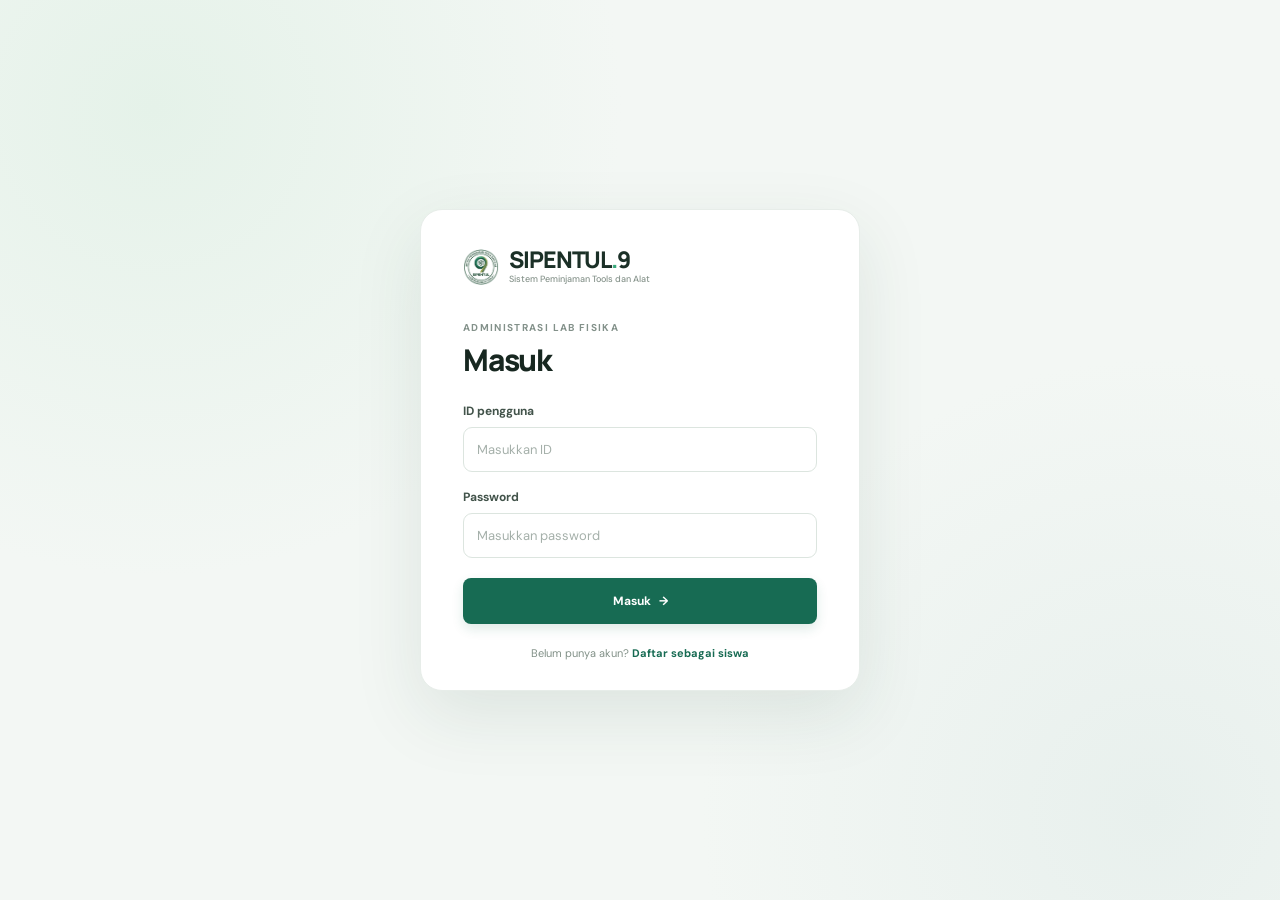
<file: index.html>
<!doctype html>
<html lang="id">
<head>
  <meta charset="UTF-8">
  <meta name="viewport" content="width=device-width, initial-scale=1">
  <meta name="theme-color" content="#f3f7f4">
  <meta name="description" content="Administrasi peminjaman alat laboratorium fisika.">
  <title>Labora — Masuk</title>
  <link rel="preconnect" href="https://fonts.googleapis.com">
  <link rel="preconnect" href="https://fonts.gstatic.com" crossorigin>
  <link href="https://fonts.googleapis.com/css2?family=DM+Sans:wght@400;500;600;700&family=Manrope:wght@500;600;700;800&display=swap" rel="stylesheet">
  <link rel="stylesheet" href="css/style.css?v=20261105f">
  <link rel="icon" href="img/logo-sipentul.png">
  <script src="js/config.js?v=20261103c" defer></script>
  <script src="js/storage.js?v=20261105a" defer></script>
  <script src="js/auth.js?v=20261105c" defer></script>
</head>
<body>
  <main id="auth-view" class="auth-stage">
    <section id="auth-card" class="auth-card" aria-labelledby="auth-title">
      <a class="brand auth-brand" href="index.html" aria-label="Labora">
        <img src="img/logo-sipentul.png" alt="logo-sipentul">
        <span class="brand-copy"><span class="brand-copy-name">SIPENTUL<span class="brand-dot">.</span>9</span><small>Sistem Peminjaman Tools dan Alat</small></span>
      </a>
      <div id="login-panel">
        <div class="auth-heading">
          <span class="eyebrow">ADMINISTRASI LAB FISIKA</span>
          <h1 id="auth-title" tabindex="-1">Masuk</h1>
        </div>
        <form id="login-form" class="auth-form">
          <div class="field">
            <label for="login-id">ID pengguna</label>
            <input id="login-id" name="username" autocomplete="username" placeholder="Masukkan ID" required>
          </div>
          <div class="field">
            <label for="login-password">Password</label>
            <input id="login-password" name="password" type="password" autocomplete="current-password" placeholder="Masukkan password" required>
          </div>
          <p id="login-error" class="form-error" role="alert" hidden></p>
          <button class="button button-primary button-wide" type="submit">Masuk <span aria-hidden="true">→</span></button>
        </form>
        <p class="auth-switch">Belum punya akun? <button type="button" class="text-button" data-auth-view="register">Daftar sebagai siswa</button></p>
      </div>

      <div id="register-panel" hidden>
        <div class="auth-heading">
          <span class="eyebrow">AKUN SISWA</span>
          <h1 id="register-title" tabindex="-1">Buat akun</h1>
        </div>
        <form id="register-form" class="auth-form">
          <div class="field">
            <label for="register-name">Nama lengkap</label>
            <input id="register-name" name="name" autocomplete="name" placeholder="Nama sesuai identitas" required maxlength="80">
          </div>
          <div class="field">
            <label for="register-id">ID siswa</label>
            <input id="register-id" name="username" autocomplete="username" placeholder="NIS atau NISN" required minlength="3" maxlength="32">
          </div>
          <div class="field">
            <label for="register-class">Kelas</label>
            <input id="register-class" name="className" placeholder="Contoh: XII IPA 1" maxlength="40">
          </div>
          <div class="field">
            <label for="register-password">Password</label>
            <input id="register-password" name="password" type="password" autocomplete="new-password" placeholder="Minimal 6 karakter" required minlength="6">
          </div>
          <div class="field">
            <label for="register-confirm">Ulangi password</label>
            <input id="register-confirm" name="confirmPassword" type="password" autocomplete="new-password" placeholder="Ulangi password" required minlength="6">
          </div>
          <p id="register-error" class="form-error" role="alert" hidden></p>
          <button class="button button-primary button-wide" type="submit">Buat akun <span aria-hidden="true">→</span></button>
        </form>
        <p class="auth-switch">Sudah punya akun? <button type="button" class="text-button" data-auth-view="login">Kembali masuk</button></p>
      </div>
    </section>
  </main>
</body>
</html>
</file>
<file: css/style.css>
:root {
  color-scheme: light;
  --ink: #172720;
  --muted: #75847d;
  --line: #e4ebe6;
  --surface: #ffffff;
  --canvas: #f4f7f5;
  --green: #176b53;
  --green-dark: #105540;
  --green-soft: #eaf4ee;
  --blue: #5086b2;
  --amber: #c28a37;
  --red: #c45b55;
  --shadow: 0 12px 36px rgba(30, 57, 44, .055);
  font-family: "DM Sans", Inter, -apple-system, BlinkMacSystemFont, "Segoe UI", sans-serif;
  color: var(--ink);
  background: var(--canvas);
  font-synthesis: none;
  text-rendering: optimizeLegibility;
}
* { box-sizing: border-box; }
html { scroll-behavior: smooth; }
body { min-width: 320px; min-height: 100vh; margin: 0; background: var(--canvas); }
button, input, select { font: inherit; }
button { cursor: pointer; }
button:disabled { cursor: not-allowed; opacity: .48; transform: none !important; }
a { color: inherit; text-decoration: none; }
[hidden] { display: none !important; }
:focus-visible { outline: 3px solid #75bc98; outline-offset: 2px; }
.brand { display: inline-flex; align-items: center; gap: 10px; font: 800 23px Manrope, sans-serif; letter-spacing: -1.1px; color: #1b3027; }
.brand-copy { display: grid; min-width: 0; gap: 3px; letter-spacing: normal; }
.brand-copy-name { display: block; font: inherit; line-height: 1; letter-spacing: -1.1px; }
.brand-copy small { display: block; color: #87948c; font: 500 9px/1.25 "DM Sans", sans-serif; letter-spacing: 0; white-space: nowrap; }
.brand img { width: 36px; height: 36px; }
.brand-mark { display: grid; width: 36px; height: 36px; flex: 0 0 auto; place-items: center; border-radius: 11px; color: #fff; background: var(--green); font: 800 19px Manrope, sans-serif; letter-spacing: -1px; }
.brand-dot { color: #37a87a; }

.sync-indicator { color: #75847d; font-size: 9px; }
.sync-indicator[data-state="online"] { color: #34845a; }
.sync-indicator[data-state="demo"] { color: #a77525; }
.sync-indicator[data-state="offline"] { color: #bb6257; }
.account-grid { display: grid; grid-template-columns: repeat(2, minmax(0, 1fr)); gap: 15px; }
.account-form { display: grid; grid-template-columns: repeat(2, minmax(0, 1fr)); gap: 13px; align-items: end; }
.account-form .form-actions { grid-column: 1 / -1; justify-content: flex-start; }
.field input[type="file"] { min-height: 40px; padding: 8px; font-size: 10px; }
.field-help { color: #96a39b; font-size: 9px; line-height: 1.45; }
.photo-field { grid-column: span 2; }
.photo-preview { display: block; width: 112px; height: 82px; border: 1px solid var(--line); border-radius: 9px; object-fit: cover; }
.equipment-photo, .photo-placeholder { display: grid; width: 48px; height: 48px; flex: 0 0 auto; place-items: center; border-radius: 10px; object-fit: cover; }
.photo-placeholder { color: var(--green); background: #eaf4ee; font-size: 20px; }
.inventory-thumb { width: 46px; height: 42px; border-radius: 7px; object-fit: cover; }
@media (max-width: 900px) {
  .account-grid { grid-template-columns: 1fr; gap: 0; }
}
@media (max-width: 440px) {
  .account-form { grid-template-columns: 1fr; }
  .account-form .form-actions, .photo-field { grid-column: 1; }
  .topbar-meta { gap: 6px; }
  .sync-indicator { font-size: 8px; }
}
.auth-stage { display: grid; min-height: 100svh; place-items: center; padding: 24px; background: radial-gradient(circle at 12% 12%, #e5f2e9 0, transparent 34%), radial-gradient(circle at 90% 90%, #e8f0ed 0, transparent 32%), #f3f7f4; }
.auth-card { width: min(100%, 440px); padding: 38px 42px 30px; border: 1px solid #e7ede9; border-radius: 22px; background: #fff; box-shadow: 0 24px 70px rgba(33, 66, 48, .1); }
.auth-card { animation: card-arrive .32s cubic-bezier(.2, .7, .2, 1) both; }
.auth-brand { margin-bottom: 36px; }
.auth-heading { margin-bottom: 25px; }
.eyebrow { display: block; color: #83918a; font-size: 10px; font-weight: 700; letter-spacing: 1.35px; }
.auth-heading h1 { margin: 9px 0 0; font: 800 30px/1.15 Manrope, sans-serif; letter-spacing: -1.2px; }
.auth-form { display: grid; gap: 17px; }
.field { display: grid; gap: 8px; }
.field label { color: #42534a; font-size: 12px; font-weight: 700; }
.field input, .field select { width: 100%; min-height: 45px; border: 1px solid #dce5df; border-radius: 9px; outline: none; padding: 11px 13px; color: var(--ink); background: #fff; font-size: 13px; transition: border .18s, box-shadow .18s; }
.field input:focus, .field select:focus, .search-box input:focus, .filter-select:focus { border-color: #55a07e; box-shadow: 0 0 0 3px #e3f1e9; }
.field input:disabled { color: #78867f; background: #f5f8f6; }
.field input::placeholder { color: #a5b0aa; }
.button { display: inline-flex; align-items: center; justify-content: center; gap: 8px; min-height: 38px; padding: 10px 14px; border: 0; border-radius: 8px; font-size: 12px; font-weight: 700; transition: transform .16s ease, background .16s ease, box-shadow .16s ease; }
.button:hover { transform: translateY(-1px); }
.button:active, .logout-button:active, .menu-toggle:active, .nav-link:active { transform: scale(.98); }
.button-primary { color: #fff; background: var(--green); box-shadow: 0 5px 12px #176b5323; }
.button-primary:hover { background: var(--green-dark); }
.button-wide { width: 100%; min-height: 46px; margin-top: 3px; }
.button-ghost { color: var(--green); background: #eef5f0; }
.button-ghost:hover { background: #e2eee6; }
.button-success { color: #27774e; background: #e7f4eb; }
.button-success:hover { background: #d9ecdf; }
.button-danger { color: #b44d49; background: #fff0ee; }
.button-danger:hover { background: #ffe4e1; }
.button-sm { min-height: 31px; padding: 7px 10px; font-size: 10px; }
.form-error { margin: -5px 0 0; color: #bd4d49; font-size: 11px; line-height: 1.5; }
.auth-switch { margin: 22px 0 0; color: #819087; text-align: center; font-size: 11px; }
.text-button { border: 0; padding: 0; color: var(--green); background: transparent; font-size: inherit; font-weight: 700; }
.text-button:hover { text-decoration: underline; }
#register-panel .auth-form { gap: 12px; }
#register-panel .auth-brand { margin-bottom: 29px; }

.app-shell { min-height: 100vh; }
.sidebar { position: fixed; z-index: 3; inset: 0 auto 0 0; display: flex; width: 248px; flex-direction: column; padding: 25px 16px 17px; border-right: 1px solid var(--line); background: #fff; }
.sidebar-brand { padding: 0 9px 43px; }
.sidebar-brand .brand-copy small { font-size: 8px; }
.side-label { padding: 0 12px 12px; color: #9aa69f; font-size: 9px; font-weight: 700; letter-spacing: 1.1px; }
.side-nav { display: grid; gap: 5px; }
.nav-link { display: flex; align-items: center; gap: 11px; min-height: 42px; padding: 10px 12px; border-radius: 9px; color: #718078; font-size: 12px; font-weight: 600; transition: color .15s, background .15s; }
.nav-link:hover { color: var(--green); background: #f6f9f7; }
.nav-link.active { color: var(--green); background: var(--green-soft); }
.nav-icon { display: grid; width: 18px; place-items: center; font-size: 16px; }
.nav-count { display: grid; min-width: 19px; height: 19px; margin-left: auto; place-items: center; border-radius: 12px; color: #986d2c; background: #fff0d9; font-size: 9px; font-weight: 800; }
.sidebar-account { display: flex; align-items: center; gap: 10px; margin-top: auto; padding: 14px 5px 0; border-top: 1px solid var(--line); }
.sidebar-account-button { width: 100%; border: 0; border-top: 1px solid var(--line); color: inherit; background: transparent; font: inherit; text-align: left; cursor: pointer; }
.sidebar-account-button:hover, .sidebar-account-button.active { border-radius: 10px; background: #f4f8f5; }
.sidebar-account-button:focus-visible { outline-offset: 4px; }
.avatar, .profile-avatar { display: grid; flex: 0 0 auto; place-items: center; border-radius: 50%; color: #176b53; background: #e8f3ed; font-weight: 800; }
.avatar { width: 34px; height: 34px; font-size: 11px; }
.sidebar-account-copy { display: grid; min-width: 0; gap: 3px; }
.sidebar-account-copy strong { overflow: hidden; color: #34443b; font-size: 10px; text-overflow: ellipsis; white-space: nowrap; }
.sidebar-account-copy span { color: #96a29b; font-size: 9px; }
.logout-button { display: inline-flex; min-width: 70px; height: 32px; align-items: center; justify-content: center; gap: 6px; margin-left: 4px; padding: 0 10px; border: 1px solid var(--line); border-radius: 8px; color: #607068; background: #fff; font-size: 10px; font-weight: 700; }
.logout-button:hover { border-color: #d4e3d9; color: var(--green); }
.loading-state { margin: 0; padding: 30px 2px; color: #75847d; font-size: 12px; }
.main-area { min-height: 100vh; margin-left: 248px; }
.topbar { position: sticky; z-index: 2; top: 0; display: flex; height: 64px; align-items: center; justify-content: space-between; padding: 0 36px; border-bottom: 1px solid #e8eeea; background: rgba(255,255,255,.94); backdrop-filter: blur(12px); }
.menu-toggle { display: none; }
.sidebar-backdrop { display: none; }
.breadcrumb { display: flex; align-items: center; gap: 11px; color: #a0aaa4; font-size: 11px; }
.breadcrumb strong { color: #44544b; font-weight: 700; }
.topbar-meta { display: flex; align-items: center; gap: 8px; color: #617068; font-size: 11px; font-weight: 600; }
.online-dot { width: 7px; height: 7px; border-radius: 50%; background: #56b181; box-shadow: 0 0 0 3px #e8f5ed; }
.page-content { width: min(100%, 1380px); margin: 0 auto; padding: 33px 36px 62px; }
.page-heading { display: flex; align-items: flex-end; justify-content: space-between; gap: 18px; margin-bottom: 24px; }
.page-heading h1 { margin: 6px 0 6px; font: 800 26px/1.2 Manrope, sans-serif; letter-spacing: -.9px; }
.page-heading p { margin: 0; color: var(--muted); font-size: 12px; line-height: 1.6; }
.date-label { padding-bottom: 4px; color: #849189; font-size: 10px; white-space: nowrap; }
.stats-grid { display: grid; grid-template-columns: repeat(4, minmax(0, 1fr)); gap: 13px; margin-bottom: 23px; }
.stat-card { min-height: 126px; padding: 16px 17px; border: 1px solid var(--line); border-radius: 12px; background: #fff; box-shadow: var(--shadow); }
.stat-card-top { display: flex; align-items: center; justify-content: space-between; gap: 8px; color: #76847c; font-size: 10px; font-weight: 600; }
.stat-icon { display: grid; width: 29px; height: 29px; flex: 0 0 auto; place-items: center; border-radius: 9px; color: #176b53; background: #eaf4ee; font-size: 15px; }
.stat-icon.blue { color: #4f82aa; background: #eaf2f9; }
.stat-icon.amber { color: #ae7a2c; background: #fff3df; }
.stat-icon.violet { color: #7864a8; background: #f0ecf8; }
.stat-value { display: block; margin-top: 12px; color: #1e3027; font: 800 26px Manrope, sans-serif; letter-spacing: -1px; }
.stat-note { display: block; margin-top: 4px; color: #a0aaa4; font-size: 9px; }
.stat-card-action { width: 100%; border: 1px solid var(--line); text-align: left; cursor: pointer; transition: transform .15s, border .15s; }
.stat-card-action:hover { transform: translateY(-2px); border-color: #b8d5c3; }
.stat-action-text { display: block; margin-top: 11px; color: #176b53; font: 700 14px Manrope, sans-serif; }

.panel { overflow: hidden; margin-bottom: 18px; border: 1px solid var(--line); border-radius: 12px; background: #fff; box-shadow: var(--shadow); }
.panel-heading { display: flex; min-height: 63px; align-items: center; justify-content: space-between; gap: 14px; padding: 14px 18px; border-bottom: 1px solid #edf1ee; }
.panel-heading h2 { margin: 0; color: #304239; font: 700 13px Manrope, sans-serif; }
.panel-heading p { margin: 4px 0 0; color: #97a39b; font-size: 10px; }
.panel-body { padding: 18px; }
.table-wrap { overflow-x: auto; }
table { width: 100%; border-collapse: collapse; text-align: left; }
th { padding: 11px 14px; color: #89968e; background: #f8faf8; font-size: 9px; font-weight: 700; letter-spacing: .35px; white-space: nowrap; }
td { padding: 12px 14px; border-top: 1px solid #eff2f0; color: #56645c; font-size: 10px; line-height: 1.55; vertical-align: middle; }
tbody tr:hover { background: #fcfdfc; }
.item-name { color: #33463b; font-weight: 700; }
.item-sub { display: block; margin-top: 3px; color: #98a49d; font-size: 9px; }
.muted { color: #9aa59f; }
.action-group { display: flex; align-items: center; gap: 5px; white-space: nowrap; }
.badge { display: inline-flex; align-items: center; padding: 5px 8px; border-radius: 20px; font-size: 9px; font-weight: 700; line-height: 1; white-space: nowrap; }
.badge-pending { color: #a47328; background: #fff2dc; }
.badge-active { color: #397ba8; background: #e8f2fa; }
.badge-rejected { color: #b7504b; background: #fff0ee; }
.badge-returned { color: #368158; background: #e9f5ed; }
.badge-neutral { color: #79867e; background: #f0f3f1; }
.table-empty { padding: 34px 16px !important; color: #516259; text-align: center; }
.table-empty strong, .table-empty span { display: block; }
.table-empty strong { font-size: 11px; }
.table-empty span { margin-top: 4px; color: #9ba69f; font-size: 10px; }
.search-box { position: relative; display: flex; width: min(230px, 42vw); align-items: center; }
.search-box > span { position: absolute; left: 10px; color: #9ba7a0; font-size: 14px; }
.search-box input { width: 100%; min-height: 34px; padding: 8px 10px 8px 29px; border: 1px solid #e0e7e2; border-radius: 8px; outline: none; color: var(--ink); font-size: 10px; }
.filter-select { min-height: 34px; padding: 7px 10px; border: 1px solid #e0e7e2; border-radius: 8px; outline: none; color: #607068; background: #fff; font-size: 10px; }
.panel-heading-categories { flex-wrap: wrap; }
.category-filter-group { display: flex; min-width: 0; max-width: 100%; flex: 1 1 100%; align-items: center; gap: 10px; }
.category-filter-label { flex: 0 0 auto; color: #7d8b83; font-size: 10px; font-weight: 700; }
.category-filter-options { display: flex; min-width: 0; flex-wrap: wrap; gap: 5px; }
.category-filter-button { min-height: 29px; padding: 6px 10px; border: 1px solid #e0e7e2; border-radius: 99px; color: #68786f; background: #fff; font-size: 9px; font-weight: 700; transition: color .16s ease, border-color .16s ease, background .16s ease, transform .16s ease; }
.category-filter-button:hover { border-color: #b9d5c4; color: var(--green); }
.category-filter-button:active { transform: scale(.97); }
.category-filter-button.active { border-color: #cfe3d5; color: var(--green); background: var(--green-soft); }

.inventory-form { display: grid; grid-template-columns: 1.35fr 1fr .75fr 1fr; gap: 13px; align-items: end; }
.inventory-form .field input, .inventory-form .field select { min-height: 40px; font-size: 11px; }
.inventory-note { grid-column: span 2; }
.optional { color: #a1aca5; font-size: 9px; font-weight: 500; }
.form-actions { display: flex; align-items: center; gap: 7px; }
.inventory-form .form-actions { grid-column: span 2; justify-content: flex-end; }

.borrow-layout { display: grid; grid-template-columns: minmax(0, 1fr) 270px; align-items: start; gap: 16px; }
.borrow-main { min-width: 0; }
.compact-stats { grid-template-columns: repeat(2, minmax(0, 1fr)); max-width: 490px; }
.compact-stats .stat-card { min-height: 102px; }
.compact-stats .stat-value { margin-top: 8px; font-size: 23px; }
.catalog-grid { display: grid; grid-template-columns: repeat(3, minmax(0, 1fr)); gap: 11px; padding: 15px; }
.equipment-card { min-width: 0; padding: 14px; border: 1px solid #e7ede9; border-radius: 10px; background: #fff; transition: border .18s, transform .18s, box-shadow .18s; }
.equipment-card:hover { transform: translateY(-2px); border-color: #c2daca; box-shadow: 0 8px 20px #1b4d3310; }
.equipment-card.unavailable { background: #fafbfa; }
.equipment-top { display: flex; align-items: flex-start; justify-content: space-between; gap: 5px; }
.equipment-icon { display: grid; width: 34px; height: 34px; place-items: center; border-radius: 10px; color: #176b53; background: #eaf4ee; font-size: 17px; }
.equipment-category { display: inline-flex; width: fit-content; align-items: center; margin-top: 12px; padding: 4px 8px; border-radius: 99px; color: #176b53; background: #eaf4ee; font-size: 9px; font-weight: 700; }
.equipment-card h3 { min-height: 19px; margin: 5px 0 4px; color: #34473c; font: 700 12px Manrope, sans-serif; }
.equipment-card p { overflow: hidden; min-height: 15px; margin: 0; color: #87948c; font-size: 9px; text-overflow: ellipsis; white-space: nowrap; }
.equipment-bottom { display: flex; min-height: 37px; align-items: center; justify-content: space-between; gap: 4px; margin-top: 12px; padding-top: 9px; border-top: 1px solid #edf1ee; }
.stock-copy { color: #87948c; font-size: 9px; line-height: 1.4; }
.unavailable-copy { color: #929c96; font-size: 8px; font-weight: 700; text-align: right; }
.quantity-control { display: flex; align-items: center; gap: 6px; }
.quantity-control button { display: grid; width: 24px; height: 24px; place-items: center; border: 1px solid #dce7e0; border-radius: 7px; color: var(--green); background: #fff; font-size: 14px; }
.quantity-control button:hover:not(:disabled) { border-color: #9cc7ad; background: #f4faf6; }
.quantity-control span { min-width: 13px; color: #33483c; text-align: center; font-size: 10px; font-weight: 700; }
.cart-panel { position: sticky; top: 80px; }
.cart-panel .panel-body { padding: 14px 16px 17px; }
.empty-cart { display: grid; min-height: 100px; place-items: center; align-content: center; color: #a0aca4; text-align: center; }
.empty-cart > span { display: grid; width: 30px; height: 30px; place-items: center; border-radius: 9px; color: #438766; background: #edf5f0; font-size: 18px; }
.empty-cart p { max-width: 170px; margin: 9px 0 0; font-size: 10px; line-height: 1.5; }
.summary-row { display: flex; justify-content: space-between; gap: 10px; padding: 9px 0; border-bottom: 1px solid #eff2f0; color: #7a8880; font-size: 10px; }
.summary-row strong { max-width: 135px; color: #3d5145; text-align: right; font-weight: 700; }
.summary-total { color: #42564a; font-weight: 700; }
.summary-date { font-size: 9px; }
.helper-copy { margin: 12px 0 0; color: #99a49d; font-size: 9px; line-height: 1.55; }
.date-form { display: grid; grid-template-columns: 1fr 1fr auto; gap: 11px; align-items: end; }
.date-form .field input { min-height: 40px; }
.date-form > .button { min-height: 40px; }
.empty-state { grid-column: 1 / -1; padding: 25px; color: #8a978f; text-align: center; font-size: 11px; }

.profile-layout { display: grid; grid-template-columns: 245px minmax(0, 1fr); align-items: start; gap: 16px; }
.profile-card { display: flex; min-height: 220px; flex-direction: column; align-items: center; justify-content: center; padding: 25px; border: 1px solid var(--line); border-radius: 12px; background: #fff; box-shadow: var(--shadow); }
.profile-avatar { width: 65px; height: 65px; margin-bottom: 17px; font: 800 20px Manrope, sans-serif; }
.profile-card .eyebrow { font-size: 9px; }
.profile-card h2 { margin: 7px 0 4px; color: #2d4035; font: 700 15px Manrope, sans-serif; text-align: center; }
.profile-card p { margin: 0; color: #8b9890; font-size: 10px; }
.profile-form { display: grid; max-width: 520px; grid-template-columns: 1fr 1fr; gap: 15px; }
.profile-form .button { grid-column: 1 / -1; justify-self: start; }
.profile-form .field:first-child { grid-column: 1 / -1; }

.toast { position: fixed; z-index: 6; right: 23px; bottom: 22px; max-width: min(380px, calc(100vw - 32px)); padding: 12px 16px; border: 1px solid #285c48; border-radius: 10px; color: #fff; background: #173f32; box-shadow: 0 12px 30px #183f3430; font-size: 11px; opacity: 0; pointer-events: none; transform: translateY(9px); transition: opacity .2s, transform .2s; }
.toast.visible { opacity: 1; transform: translateY(0); }

@keyframes card-arrive {
  from { opacity: 0; transform: translateY(9px) scale(.99); }
  to { opacity: 1; transform: translateY(0) scale(1); }
}
@keyframes backdrop-arrive {
  from { opacity: 0; }
  to { opacity: 1; }
}

@media (max-width: 1120px) {
  .sidebar { width: 215px; }
  .main-area { margin-left: 215px; }
  .page-content { padding-right: 25px; padding-left: 25px; }
  .topbar { padding-right: 25px; padding-left: 25px; }
  .stats-grid { gap: 10px; }
  .stat-card { padding: 14px; }
  .borrow-layout { grid-template-columns: minmax(0, 1fr) 245px; gap: 12px; }
  .catalog-grid { grid-template-columns: repeat(2, minmax(0, 1fr)); }
  .inventory-form { grid-template-columns: repeat(2, minmax(0, 1fr)); }
  .inventory-note, .inventory-form .form-actions { grid-column: auto; }
}
@media (max-width: 900px) {
  html, body { overflow-x: hidden; }
  .auth-card { padding: 31px 26px 26px; }
  .sidebar { position: fixed; z-index: 8; inset: 0 auto 0 0; display: flex; width: min(82vw, 300px); height: 100vh; height: 100dvh; flex-direction: column; padding: 22px 16px 16px; border-right: 1px solid var(--line); border-bottom: 0; box-shadow: 16px 0 40px rgba(20, 44, 33, .13); transform: translateX(-105%); transition: transform .24s cubic-bezier(.2, .75, .25, 1); will-change: transform; }
  .sidebar-brand { padding: 0 7px 34px; font-size: 19px; }
  .sidebar-brand img { width: 30px; height: 30px; }
  .sidebar-brand .brand-mark { width: 30px; height: 30px; font-size: 16px; }
  .side-label { display: block; padding-bottom: 12px; }
  .side-nav { display: grid; gap: 5px; margin-top: 0; }
  .nav-link { min-height: 46px; flex: initial; gap: 11px; padding: 11px 12px; font-size: 12px; }
  .nav-icon { font-size: 16px; }
  .nav-count { min-width: 19px; height: 19px; font-size: 9px; }
  .sidebar-account { display: flex; margin-top: auto; }
  .sidebar-backdrop:not([hidden]) { position: fixed; z-index: 7; inset: 0; display: block; width: 100%; height: 100%; border: 0; background: rgba(17, 32, 25, .42); animation: backdrop-arrive .2s ease both; }
  body.sidebar-open { overflow: hidden; }
  body.sidebar-open .sidebar { transform: translateX(0); }
  .menu-toggle { display: inline-flex; width: 38px; height: 38px; flex: 0 0 auto; flex-direction: column; align-items: center; justify-content: center; gap: 4px; margin-right: 10px; padding: 0; border: 1px solid var(--line); border-radius: 9px; color: var(--green); background: #fff; }
  .menu-toggle span { display: block; width: 16px; height: 2px; border-radius: 2px; background: currentColor; transition: transform .2s, opacity .2s; }
  body.sidebar-open .menu-toggle span:first-child { transform: translateY(6px) rotate(45deg); }
  body.sidebar-open .menu-toggle span:nth-child(2) { opacity: 0; }
  body.sidebar-open .menu-toggle span:last-child { transform: translateY(-6px) rotate(-45deg); }
  .main-area { margin-left: 0; }
  .topbar { height: 58px; justify-content: flex-start; gap: 0; padding: 0 14px; }
  .breadcrumb { min-width: 0; flex: 1 1 auto; }
  .topbar-meta { flex: 0 0 auto; }
  .page-content { padding: 23px 15px 42px; }
  .page-heading { align-items: flex-start; margin-bottom: 18px; }
  .page-heading h1 { font-size: 22px; }
  .date-label { display: none; }
  .stats-grid { grid-template-columns: repeat(2, minmax(0, 1fr)); gap: 9px; margin-bottom: 17px; }
  .stat-card { min-height: 110px; padding: 13px; }
  .stat-value { font-size: 23px; }
  .stat-card-top { font-size: 9px; }
  .panel-heading { min-height: 57px; padding: 12px 13px; }
  .panel-heading h2 { font-size: 12px; }
  .panel-body { padding: 14px; }
  .catalog-grid { gap: 8px; padding: 11px; }
  .equipment-card { padding: 11px; }
  .equipment-card h3 { font-size: 11px; }
  .borrow-layout { grid-template-columns: 1fr; }
  .cart-panel { position: static; grid-row: 1; }
  .date-form { grid-template-columns: 1fr 1fr; }
  .date-form > .button { grid-column: 1 / -1; }
  .profile-layout { grid-template-columns: 1fr; }
  .profile-card { min-height: 180px; }
  .inventory-form { gap: 11px; }
  .search-box { width: min(175px, 42vw); }
  th { padding-right: 11px; padding-left: 11px; }
  td { padding: 10px 11px; }
}
@media (max-width: 440px) {
  .auth-stage { padding: 15px; }
  .auth-card { padding: 27px 21px 23px; border-radius: 18px; }
  .auth-brand { margin-bottom: 30px; }
  .auth-heading h1 { font-size: 27px; }
  .topbar-meta { font-size: 10px; }
  .menu-toggle { width: 36px; height: 36px; margin-right: 8px; }
  #topbar-role { display: none; }
  .logout-button { min-width: 58px; height: 29px; padding: 0 7px; font-size: 9px; }
  .breadcrumb { gap: 8px; font-size: 10px; }
  .page-content { padding-right: 12px; padding-left: 12px; }
  .page-heading h1 { font-size: 20px; }
  .page-heading p { max-width: 290px; font-size: 11px; }
  .stats-grid.student-stats { grid-template-columns: 1fr 1fr; }
  .compact-stats { max-width: none; }
  .compact-stats .stat-card { min-height: 94px; }
  .catalog-grid { grid-template-columns: 1fr 1fr; }
  .equipment-top { align-items: center; flex-wrap: wrap; }
  .equipment-top .badge { font-size: 8px; }
  .equipment-bottom { align-items: flex-start; flex-direction: column; }
  .inventory-form, .profile-form { grid-template-columns: 1fr; }
  .inventory-form .field, .inventory-note, .inventory-form .form-actions, .profile-form .field:first-child, .profile-form .button { grid-column: 1; }
  .inventory-form .form-actions { justify-content: flex-start; }
  .panel-heading { align-items: flex-start; }
  .panel-heading > .search-box, .panel-heading > .filter-select { margin-top: 2px; }
  .button-sm { min-height: 29px; padding: 6px 8px; font-size: 9px; }
  .action-group { flex-direction: column; align-items: stretch; }
}

/* Tablet/iPad in landscape and compact laptop widths. */
@media (min-width: 901px) and (max-width: 1120px) {
  .sidebar { width: 205px; }
  .main-area { margin-left: 205px; }
  .topbar { padding-right: 22px; padding-left: 22px; }
  .page-content { padding-right: 22px; padding-left: 22px; }
  .stats-grid { grid-template-columns: repeat(2, minmax(0, 1fr)); }
  .borrow-layout { grid-template-columns: minmax(0, 1fr) 230px; }
  .catalog-grid { grid-template-columns: repeat(2, minmax(0, 1fr)); }
  .inventory-form { grid-template-columns: repeat(2, minmax(0, 1fr)); }
  .inventory-note, .inventory-form .form-actions { grid-column: auto; }
  .profile-layout { grid-template-columns: 210px minmax(0, 1fr); }
}

/* Phone and narrow tablet layouts. */
@media (max-width: 600px) {
  .topbar { padding-right: 10px; padding-left: 10px; }
  .breadcrumb { min-width: 0; overflow: hidden; gap: 6px; white-space: nowrap; }
  .breadcrumb strong { overflow: hidden; text-overflow: ellipsis; }
  .topbar-meta { flex: 0 0 auto; }
  .page-heading { align-items: stretch; flex-direction: column; gap: 12px; }
  .page-heading > .button { width: 100%; }
  .panel-heading { flex-wrap: wrap; }
  .category-filter-group { align-items: flex-start; flex-direction: column; gap: 6px; }
  .category-filter-options { width: 100%; }
  .panel-heading > .search-box, .panel-heading > .filter-select { width: 100%; max-width: none; }
  .inventory-form, .profile-form { grid-template-columns: minmax(0, 1fr); }
  .inventory-form .field, .inventory-note, .inventory-form .form-actions,
  .profile-form .field, .profile-form .button { grid-column: 1; }
  .inventory-form .form-actions { justify-content: flex-start; flex-wrap: wrap; }
  .account-form { grid-template-columns: minmax(0, 1fr); }
  .account-form .form-actions { grid-column: 1; }
  .date-form { grid-template-columns: minmax(0, 1fr); }
  .date-form > .button { grid-column: 1; width: 100%; }
  .borrow-layout { grid-template-columns: minmax(0, 1fr); }
  .cart-panel { grid-row: auto; }
  .table-wrap { max-width: 100%; }
  table { min-width: 680px; }
  .action-group { flex-wrap: wrap; }
}

/* Small phones. */
@media (max-width: 380px) {
  .auth-card { padding-right: 17px; padding-left: 17px; }
  .topbar { gap: 8px; }
  .breadcrumb { font-size: 9px; }
  .sync-indicator { max-width: 66px; overflow: hidden; text-overflow: ellipsis; white-space: nowrap; }
  .logout-button { min-width: 54px; margin-left: 0; }
  .page-content { padding-right: 10px; padding-left: 10px; }
  .stats-grid, .stats-grid.student-stats { grid-template-columns: minmax(0, 1fr); }
  .catalog-grid { grid-template-columns: minmax(0, 1fr); }
  .equipment-bottom { align-items: center; flex-direction: row; }
}

@media (prefers-reduced-motion: reduce) {
  html { scroll-behavior: auto; }
  *, *::before, *::after {
    animation-duration: .01ms !important;
    animation-iteration-count: 1 !important;
    scroll-behavior: auto !important;
    transition-duration: .01ms !important;
  }
}

/* Large desktop displays. */
@media (min-width: 1440px) {
  .sidebar { width: 268px; padding-right: 20px; padding-left: 20px; }
  .main-area { margin-left: 268px; }
  .topbar { padding-right: clamp(36px, 4vw, 72px); padding-left: clamp(36px, 4vw, 72px); }
  .page-content { width: min(100%, 1540px); padding-right: clamp(36px, 4vw, 72px); padding-left: clamp(36px, 4vw, 72px); }
  .catalog-grid { grid-template-columns: repeat(4, minmax(0, 1fr)); }
  .stats-grid { gap: 16px; }
}

/* Touch-friendly controls on tablets and phones. */
@media (hover: none) and (pointer: coarse) {
  .nav-link { min-height: 42px; }
  .button, .logout-button, .quantity-control button { min-height: 42px; }
  .quantity-control button { width: 42px; }
  .field input, .field select { min-height: 46px; }
}

/* Short phone screens in landscape orientation. */
@media (max-height: 600px) and (orientation: landscape) {
  .auth-stage { align-items: start; padding-top: 14px; padding-bottom: 14px; }
  .auth-card { margin: 8px 0; }
  .sidebar { padding-top: 14px; padding-bottom: 12px; }
  .sidebar-brand { padding-bottom: 22px; }
  .topbar { height: 54px; }
  .page-content { padding-top: 20px; }
}

/* Login and registration layouts across tablets and phones. */
@media (min-width: 601px) and (max-width: 900px) {
  .auth-stage { padding: 30px; }
  .auth-card { width: min(100%, 480px); padding: 36px clamp(28px, 6vw, 46px) 32px; }
}

@media (max-width: 600px) {
  .auth-stage {
    display: flex;
    min-height: 100vh;
    min-height: 100svh;
    align-items: center;
    justify-content: center;
    overflow-x: hidden;
    overflow-y: auto;
    padding: 20px max(14px, env(safe-area-inset-right)) 20px max(14px, env(safe-area-inset-left));
  }
  .auth-card {
    width: 100%;
    max-width: 440px;
    min-width: 0;
    margin: auto;
    padding: 28px clamp(20px, 6vw, 30px) 24px;
    border-radius: 18px;
  }
  .auth-brand { margin-bottom: 26px; font-size: 21px; }
  .auth-brand .brand-mark { width: 34px; height: 34px; }
  .auth-brand .brand-copy small { font-size: 8px; }
  .auth-heading { margin-bottom: 21px; }
  .auth-heading .eyebrow { font-size: 9px; letter-spacing: 1.1px; }
  .auth-heading h1 { font-size: 27px; }
  .auth-form { gap: 14px; }
  .auth-form .field { min-width: 0; }
  .auth-form .field input { min-height: 48px; font-size: 16px; }
  .button-wide { min-height: 48px; }
  .auth-switch { margin-top: 18px; line-height: 1.6; }
  #register-panel .auth-form { gap: 12px; }
  #register-panel .auth-brand { margin-bottom: 23px; }
}

@media (max-width: 380px) {
  .auth-stage { padding: 14px 12px; }
  .auth-card { padding: 23px 18px 21px; border-radius: 16px; }
  .auth-brand { margin-bottom: 22px; }
  .auth-heading { margin-bottom: 18px; }
  .auth-heading h1 { font-size: 25px; }
  .auth-form { gap: 12px; }
  .auth-switch { font-size: 10px; }
}

@media (max-width: 900px) and (max-height: 600px) and (orientation: landscape) {
  .auth-stage { align-items: flex-start; padding-top: max(10px, env(safe-area-inset-top)); padding-bottom: 10px; }
  .auth-card { margin: 0 auto; padding-top: 22px; padding-bottom: 20px; }
  .auth-brand { margin-bottom: 17px; }
  .auth-heading { margin-bottom: 15px; }
  .auth-heading h1 { font-size: 24px; }
  .auth-form, #register-panel .auth-form { gap: 10px; }
  .auth-form .field input { min-height: 42px; }
  .auth-switch { margin-top: 13px; }
}

/* Keep every non-desktop page inside the device width and stack wide tables. */
@media (max-width: 900px) {
  html, body {
    width: 100%;
    max-width: 100%;
    overflow-x: hidden;
    overflow-x: clip;
    overscroll-behavior-x: none;
  }
  #auth-view, .auth-stage, .auth-card, .app-shell, #app-view,
  .main-area, .topbar, .page-content {
    width: 100%;
    max-width: 100%;
    min-width: 0;
  }
  .auth-stage, .app-shell, #app-view, .main-area { overflow-x: clip; }
  .auth-card { overflow-wrap: anywhere; }
  .page-content { padding-right: clamp(12px, 4vw, 24px); padding-left: clamp(12px, 4vw, 24px); }
  .page-heading, .page-heading > div, .stats-grid, .stat-card,
  .panel, .panel-heading, .panel-heading > div, .panel-body,
  .borrow-layout, .borrow-main, .cart-panel, .profile-layout,
  .account-grid, .account-form, .inventory-form, .catalog-grid {
    min-width: 0;
    max-width: 100%;
  }
  .page-heading p, .panel p, .stat-note { overflow-wrap: anywhere; }
  .table-wrap { width: 100%; max-width: 100%; overflow: visible; }
  .table-wrap table { display: block; width: 100%; min-width: 0; table-layout: auto; }
  .table-wrap thead { display: none; }
  .table-wrap tbody { display: grid; gap: 10px; }
  .table-wrap tbody tr {
    display: grid;
    min-width: 0;
    padding: 9px 12px;
    border: 1px solid #e8eeea;
    border-radius: 10px;
    background: #fff;
  }
  .table-wrap tbody tr:hover { background: #fff; }
  .table-wrap tbody td {
    display: grid;
    min-width: 0;
    grid-template-columns: minmax(88px, .65fr) minmax(0, 1.35fr);
    align-items: start;
    gap: 10px;
    padding: 8px 0;
    border: 0;
    font-size: 11px;
    overflow-wrap: anywhere;
  }
  .table-wrap tbody td::before {
    content: attr(data-label);
    color: #89968e;
    font-size: 9px;
    font-weight: 700;
    letter-spacing: .25px;
    text-transform: uppercase;
  }
  .table-wrap tbody td.table-empty {
    display: block;
    padding: 17px 10px !important;
    text-align: center;
  }
  .table-wrap tbody td.table-empty::before { content: none; }
  .table-wrap .action-group { justify-content: flex-start; }
}

@media (max-width: 380px) {
  .page-content { padding-right: 10px; padding-left: 10px; }
  .table-wrap tbody tr { padding-right: 9px; padding-left: 9px; }
  .table-wrap tbody td { grid-template-columns: minmax(72px, .7fr) minmax(0, 1.3fr); gap: 7px; }
}
</file>
